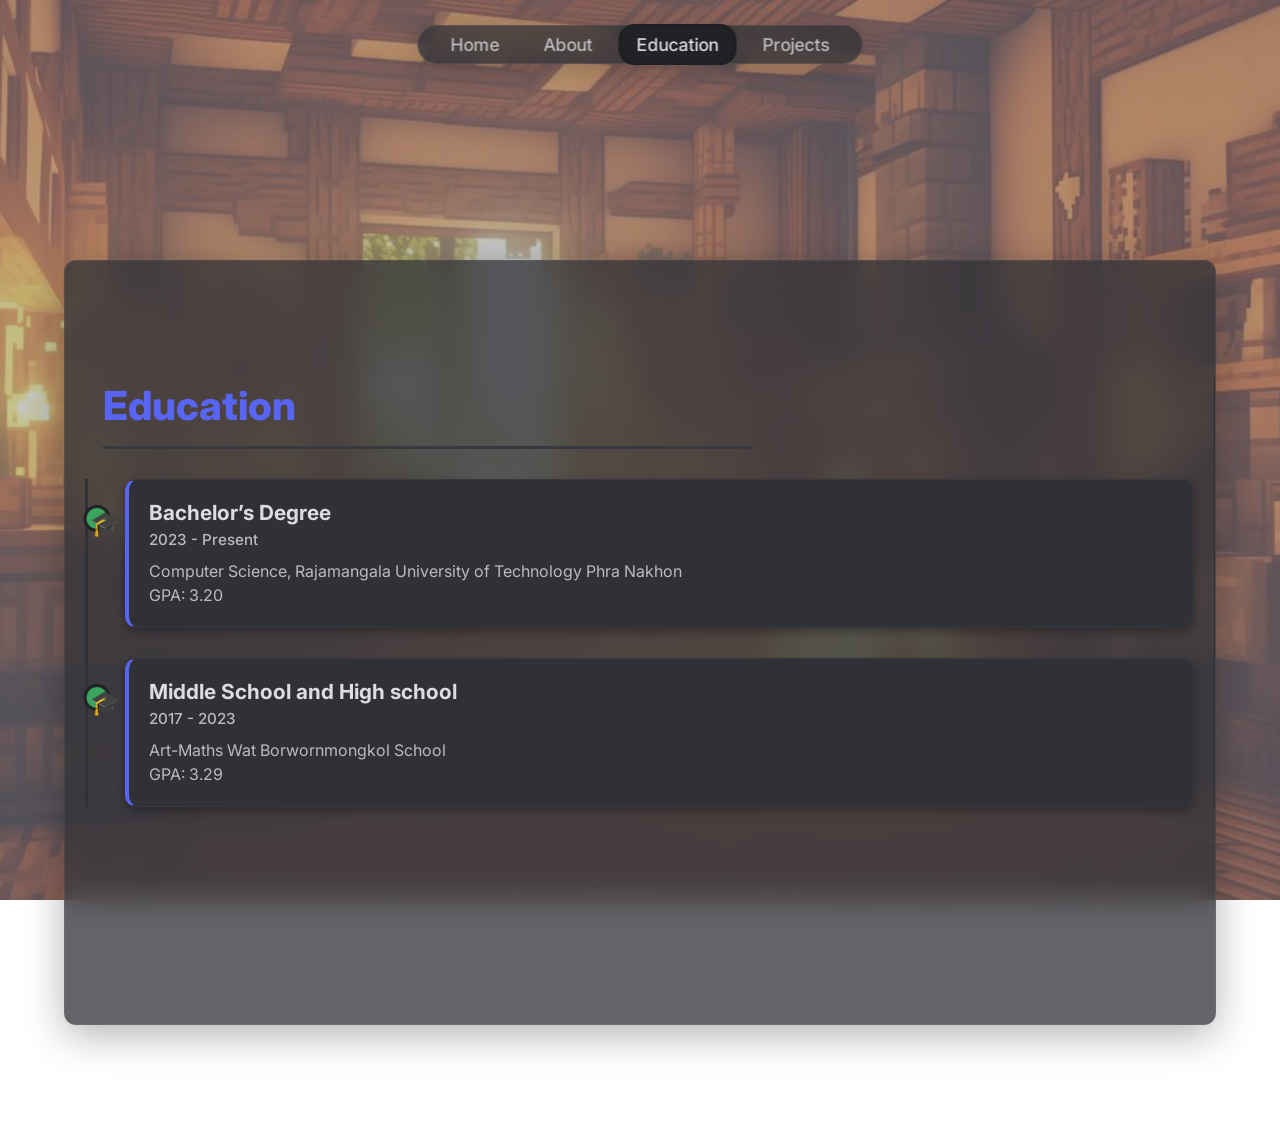
<file: education.html>
<!DOCTYPE html>
<html lang="th">

<head>
    <meta charset="UTF-8">
    <meta name="viewport" content="width=device-width, initial-scale=1.0">
    <title>Experience - My Portfolio</title>
    <link rel="stylesheet" href="styles.css"> 
    <link href="https://fonts.googleapis.com/css2?family=Inter:wght@100..900&display=swap" rel="stylesheet">
    <link rel="stylesheet" href="https://cdnjs.cloudflare.com/ajax/libs/font-awesome/6.5.1/css/all.min.css">

    <style>
        /* ==================================================== */
        /* 0. DISCORD COLOR PALETTE & GLOBAL VARS */
        /* ==================================================== */
        :root {
            --discord-bg-primary: #36393f; 
            --discord-bg-secondary: #2f3136; 
            --discord-bg-tertiary: #202225; 
            --discord-blur-bg: rgba(47, 49, 54, 0.75);
            --discord-text-normal: #dcddde;
            --discord-text-muted: #b9bbbe; 
            --brand-color-blurple: #5865f2; 
            --brand-color-green: #3ba55d; 
        }

        /* ---------------------------------------------------- */
        /* 1. Global Setup & Background */
        /* ---------------------------------------------------- */
        * {
            box-sizing: border-box;
            margin: 0;
            padding: 0;
            transition: background-color 0.2s, color 0.2s;
        }
        
        /* ⭐ เพิ่ม: สไตล์พื้นฐานของ body/html และพื้นหลัง ⭐ */
        body, html {
            min-height: 100vh;
            font-family: 'Inter', 'Noto Sans Thai', sans-serif;
            color: var(--discord-text-normal);
           
            overflow-x: hidden;
        }

        .background-image {
            position: fixed;
            top: 0;
            left: 0;
            width: 100%;
            height: 100%;
            object-fit: cover;
            z-index: -2;
            opacity: 0.75; 
            filter: brightness(0.7);
        }
        .container {
            width: 100%;
            max-width: 1100px;
            margin: 0 auto;
            padding: 0 20px;
        }

      
        .discord-navbar {
            /* 🌟 FIXED POSITION ที่ถูกต้อง 🌟 */
            position: fixed;
            top: 25px;
            left: 50%;
            transform: translateX(-50%);
            width: auto;
            display: flex;
            justify-content: center;
            padding: 8px 12px;
            border-radius: 20px;
            
            /* Mica/Blur Effect */
            background-color: var(--discord-blur-bg);
            backdrop-filter: blur(12px);
            -webkit-backdrop-filter: blur(12px);
            
            border: 1px solid rgba(255, 255, 255, 0.08);
            box-shadow: 0 4px 30px rgba(0, 0, 0, 0.2);
            z-index: 100;
            
            /* Animation */
            opacity: 0; 
            animation: fadeInSlideDown 0.6s cubic-bezier(0.25, 0.46, 0.45, 0.94) 0.1s forwards;
        }

        .nav-item {
            color: var(--discord-text-muted);
            font-weight: 500;
            padding: 10px 18px;
            font-size: 1.1rem;
            margin: 0 2px;
            border-radius: 16px;
            text-decoration: none;
            transition: background-color 0.2s, color 0.2s;
        }
        
        .nav-item:hover {
            background-color: var(--discord-bg-secondary);
            color: var(--discord-text-normal);
        }
        
        .nav-item.active {
            background-color: var(--discord-bg-tertiary);
            color: var(--discord-text-normal);
            box-shadow: inset 0 0 5px rgba(0, 0, 0, 0.2);
        }

        /* ---------------------------------------------------- */
        /* 3. EXPERIENCE & EDUCATION STYLES (เพิ่มสไตล์ Timeline) */
        /* ---------------------------------------------------- */

        #experience-education {
            padding: 20px 0 100px;
        }

        .exp-edu-grid {
            display: grid;
            grid-template-columns: 1fr 1fr; /* 2 คอลัมน์ */
            gap: 40px;
        }

        .exp-edu-column h2 {
            font-size: 2.5rem;
            color: var(--brand-color-blurple);
            margin-bottom: 30px;
            border-bottom: 3px solid var(--discord-bg-primary);
            padding-bottom: 10px;
            margin-left: 38px
        }

        /* Timeline Styles */
        .timeline {
            position: relative;
            margin-left: 20px;
        }

        .timeline::before {
            content: '';
            position: absolute;
            top: 0;
            left: 0;
            width: 3px;
            height: 100%;
            background-color: var(--discord-bg-secondary);
        }

        .timeline-item {
            background-color: var(--discord-bg-secondary);
            padding: 20px;
            border-radius: 12px;
            margin-bottom: 30px;
            position: relative;
            box-shadow: 0 4px 10px rgba(0, 0, 0, 0.3);
            border: 1px solid var(--discord-bg-primary);
        }

        .timeline-item::before {
            content: '';
            position: absolute;
            left: -32px; 
            top: 25px;
            width: 15px;
            height: 15px;
            border-radius: 50%;
            background-color: var(--brand-color-blurple);
            border: 3px solid var(--discord-bg-tertiary);
        }
        
        .education-timeline .timeline-item::before {
             background-color: var(--brand-color-green); 
        }

        .timeline-item h3 {
            color: var(--discord-text-normal);
            margin-bottom: 5px;
            font-size: 1.3rem;
        }

        .timeline-item .date {
            color: var(--discord-text-muted);
            font-size: 0.95rem;
            font-weight: 500;
            margin-bottom: 10px;
        }

        .timeline-item p {
            color: var(--discord-text-muted);
            font-size: 1rem;
            line-height: 1.5;
        }
 
        /* ---------------------------------------------------- */
        /* 4. Responsive Design */
        /* ---------------------------------------------------- */
        @media (max-width: 768px) {
            .window-wrapper {
                 padding-top: 100px;
            }
            .exp-edu-grid {
                grid-template-columns: 1fr; 
                gap: 20px;
            }
            .exp-edu-column h2 {
                 text-align: center;
            }
            .timeline {
                 margin-left: 0;
                 padding-left: 20px;
            }
            .timeline-item::before {
                left: 8px;
            }
        }
    </style>
</head>

<body>
    <img id="video-background" class="background-image" src="pic/background.jpg" alt="Background Image">
    
    <div class="window-wrapper">

        <nav class="discord-navbar">
            <div class="nav-left-items">
                <a href="index.html" class="nav-item">Home</a> 
                <a href="aboutme.html" class="nav-item ">About</a> 
                <a href="education.html" class="nav-item active">Education</a>
                <a href="project.html" class="nav-item">Projects</a>
            </div>
        </nav>
        
        <section id="experience-education">
            <div class="container">
                <div class="exp-edu-grid">
                    
                    <div class="exp-edu-column">
                        <div class="experience-content">
                           
                                    </p>
                                </div>
                            </div>
                        </div>
                    </div>

                    <div class="exp-edu-column">
                        <div class="experience-content education-content">
                            <h2>Education</h2>
                            <div class="timeline education-timeline">
                                <div class="timeline-item">
                                    <h3>Bachelor’s Degree</h3>
                                    <div class="date">2023 - Present</div>
                                    <p>
                                        Computer Science, Rajamangala University of Technology Phra Nakhon<br>
                                        GPA: 3.20
                                    </p>
                               
                                </div>
                                <div class="timeline-item">
                                    <h3>Middle School and High school</h3>
                                    <div class="date">2017 - 2023 </div>
                                    <p>
                                        Art-Maths  Wat Borwornmongkol School<br>
                                        GPA: 3.29
                                    </p>
                                </div>
                                
                            </div>
                        </div>
                    </div>
                </div>
            </div>
        </section>

    </div> </body>


</html>
</file>
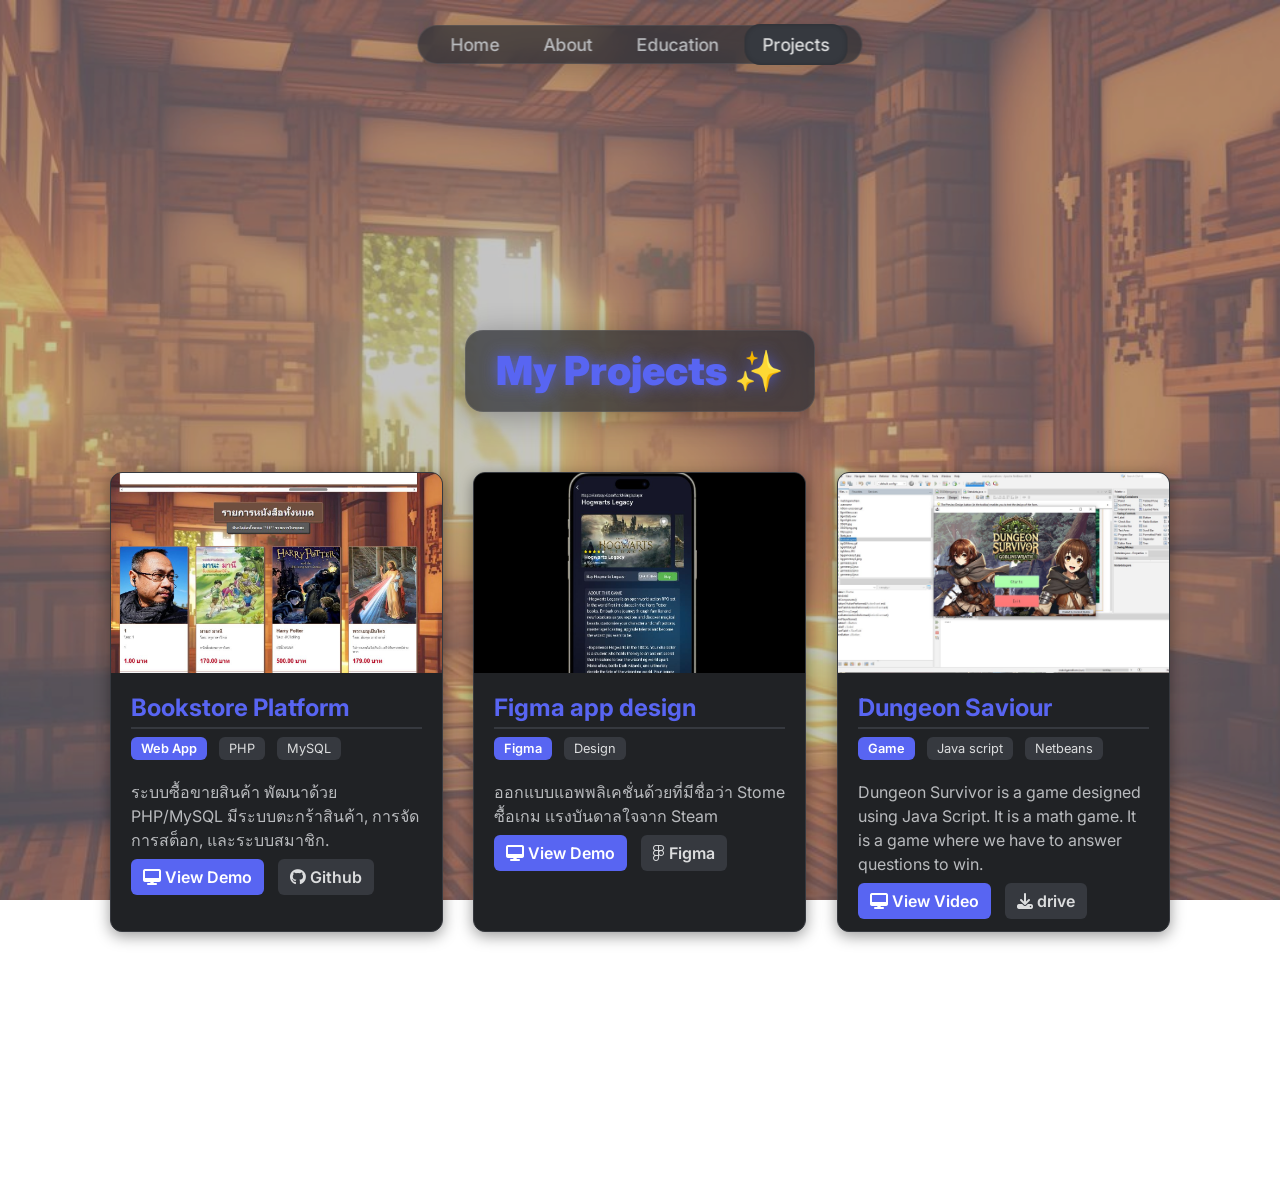
<file: project.html>
<!DOCTYPE html>
<html lang="th">

<head>
    <meta charset="UTF-8">
    <meta name="viewport" content="width=device-width, initial-scale=1.0">
    <title>Projects - My Portfolio</title>
    <link rel="stylesheet" href="styles.css"> 
    <link href="https://fonts.googleapis.com/css2?family=Inter:wght@100..900&display=swap" rel="stylesheet">
    <link rel="stylesheet" href="https://cdnjs.cloudflare.com/ajax/libs/font-awesome/6.5.1/css/all.min.css">

    <style>
        /* ==================================================== */
        /* 0. DISCORD COLOR PALETTE & GLOBAL VARS */
        /* ==================================================== */
        :root {
            --discord-bg-primary: #36393f; 
            --discord-bg-secondary: #2f3136; 
            --discord-bg-tertiary: #202225; 
            --discord-blur-bg: rgba(47, 49, 54, 0.75);
            --discord-text-normal: #dcddde;
            --discord-text-muted: #b9bbbe; 
            --brand-color-blurple: #5865f2; 
            --brand-color-green: #3ba55d; 
            --brand-color-red: #f04747;
        }

        /* ---------------------------------------------------- */
        /* 0. ANIMATIONS KEYFRAMES ⭐ เพิ่มส่วนนี้ ⭐ */
        /* ---------------------------------------------------- */
        @keyframes fadeInSlideDown {
            from {
                opacity: 0;
                transform: translate(-50%, -20px);
            }
            to {
                opacity: 1;
                transform: translate(-50%, 0);
            }
        }

        @keyframes fadeInPopUp {
            from {
                opacity: 0;
                transform: translateY(20px) scale(0.95);
            }
            to {
                opacity: 1;
                transform: translateY(0) scale(1);
            }
        }

        /* ---------------------------------------------------- */
        /* 1. Global Setup & Background (แก้ไข Padding) */
        /* ---------------------------------------------------- */
        * {
            box-sizing: border-box;
            margin: 0;
            padding: 0; 
            transition: color 0.2s ease, background-color 0.2s ease, transform 0.1s ease, box-shadow 0.3s ease; 
        }
        body, html {
            min-height: 100vh;
            font-family: 'Inter', 'Noto Sans Thai', sans-serif;
            color: var(--discord-text-normal);
            overflow-x: hidden;
        }
        .background-image {
            position: fixed;
            top: 0;
            left: 0;
            width: 100%;
            height: 100%;
            object-fit: cover;
            z-index: -2;
            opacity: 0.75; 
            filter: brightness(0.7); 
        }
        
        /* เพิ่ม Wrapper เพื่อให้เนื้อหาหลักไม่ทับ Navbar */
        .window-wrapper {
            min-height: 100vh;
            padding-top: 120px; /* ปรับให้มีพื้นที่ด้านบนมากขึ้นเพื่อให้เห็น Navbar ชัดเจน */
        }
        
        .container {
            width: 100%;
            max-width: 1100px;
            margin: 0 auto;
            padding: 0 20px;
        }

        /* ---------------------------------------------------- */
        /* 2. Navigation Bar (discord-navbar) (เพิ่ม Active State) */
        /* ---------------------------------------------------- */
        .discord-navbar {
            position: fixed;
            top: 25px;
            left: 50%;
            transform: translateX(-50%);
            width: auto;
            display: flex;
            justify-content: center;
            padding: 8px 12px;
            border-radius: 20px;
            background-color: var(--discord-blur-bg);
            backdrop-filter: blur(12px);
            -webkit-backdrop-filter: blur(12px);
            border: 1px solid rgba(255, 255, 255, 0.08);
            box-shadow: 0 4px 30px rgba(0, 0, 0, 0.2);
            z-index: 100;
            
            /* ⭐ ใช้ Animation สำหรับ Navbar ⭐ */
            opacity: 0; 
            animation: fadeInSlideDown 0.6s cubic-bezier(0.25, 0.46, 0.45, 0.94) 0.1s forwards;
        }

        .nav-item {
            color: var(--discord-text-muted);
            font-weight: 500;
            padding: 10px 18px;
            font-size: 1.1rem;
            margin: 0 2px;
            border-radius: 16px;
            text-decoration: none;
            transition: background-color 0.2s, color 0.2s;
        }
        
        .nav-item:hover {
            background-color: var(--discord-bg-secondary);
            color: var(--discord-text-normal);
        }

        .nav-item.active { 
            background-color: var(--discord-bg-primary); 
            color: var(--discord-text-normal);
            box-shadow: inset 0 0 5px rgba(0, 0, 0, 0.2);
        }

        /* ==================================================== */
        /* 3. PROJECTS SECTION STYLES (ปรับปรุงเพื่อรองรับ Block) */
        /* ==================================================== */

        #projects {
            padding: 50px 0 100px; /* ปรับลด padding ด้านบนเนื่องจากมี window-wrapper แล้ว */
            min-height: 100vh;
        }

        .section-header {
            text-align: center;
            margin-bottom: 40px; 
        }

        .section-header h2 {
            font-size: 2.5rem;
            font-weight: 900;
            display: inline-block; 
            margin: 0;
            padding: 0;
            color: var(--brand-color-blurple); 
        }
        
        .section-header-block {
            display: inline-block; 
            padding: 10px 30px; 
            border-radius: 18px; 
            
            /* Mica/Blur Effect */
            background-color: var(--discord-blur-bg); 
            backdrop-filter: blur(15px);
            -webkit-backdrop-filter: blur(15px);
            
            border: 1px solid rgba(255, 255, 255, 0.08);
            box-shadow: 0 4px 30px rgba(0, 0, 0, 0.3);
        }

        .section-header-block h2 {
            color: var(--brand-color-blurple); 
            text-shadow: 0 0 15px rgba(88, 101, 242, 0.7); 
        }


        .projects-grid {
            display: grid;
            grid-template-columns: repeat(auto-fit, minmax(300px, 1fr)); 
            gap: 30px; 
            padding: 20px 0;
        }

        .project-card {
            background-color: var(--discord-bg-tertiary); 
            border-radius: 12px;
            overflow: hidden;
            transition: transform 0.3s ease-in-out, box-shadow 0.3s ease-in-out;
            box-shadow: 0 4px 15px rgba(0, 0, 0, 0.4);
            border: 1px solid var(--discord-bg-primary);
            
            /* ⭐ ใช้ Animation สำหรับ Project Card ⭐ */
            opacity: 0;
            animation: fadeInPopUp 0.6s ease-out forwards;
        }

        /* ⭐ กำหนดหน่วงเวลา (Delay) ให้แต่ละ Card ปรากฏตามลำดับ ⭐ */
        .projects-grid .project-card:nth-child(1) { animation-delay: 0.4s; }
        .projects-grid .project-card:nth-child(2) { animation-delay: 0.5s; }
        .projects-grid .project-card:nth-child(3) { animation-delay: 0.6s; }


        .project-card:hover {
            transform: translateY(-5px); 
            box-shadow: 0 8px 25px rgba(0, 0, 0, 0.6), 0 0 20px rgba(88, 101, 242, 0.3);
        }

        .project-image-container { width: 100%; height: 200px; overflow: hidden; background-color: var(--discord-bg-primary); display: flex; align-items: center; justify-content: center; }
        .project-image-container img { width: 100%; height: 100%; object-fit: cover; transition: transform 0.5s; }
        .project-card:hover .project-image-container img { transform: scale(1.05); }
        .project-content { padding: 20px; }
        .project-content h3 { font-size: 1.5rem; color: var(--brand-color-blurple); margin-bottom: 8px; border-bottom: 2px solid var(--discord-bg-primary); padding-bottom: 5px; }
        .project-content p { color: var(--discord-text-muted); margin-bottom: 15px; line-height: 1.5; }
        .project-tags { margin-bottom: 15px; }
        .tag { display: inline-block; background-color: var(--discord-bg-primary); color: var(--discord-text-normal); font-size: 0.8rem; padding: 4px 10px; border-radius: 6px; margin-right: 8px; margin-bottom: 5px; }
        .tag.main { background-color: var(--brand-color-blurple); color: #ffffff; font-weight: 600; }
        .project-links a { color: var(--discord-text-normal); text-decoration: none; font-weight: 600; padding: 8px 12px; border-radius: 6px; margin-right: 10px; transition: background-color 0.2s, color 0.2s; }
        .project-links .link-button { background-color: var(--brand-color-blurple); color: #ffffff; }
        .project-links .link-button:hover { background-color: #6d78ef; }
        .project-links .link-github { background-color: var(--discord-bg-primary); color: var(--discord-text-normal); }
        .project-links .link-github:hover { background-color: #55585d; }


        /* ---------------------------------------------------- */
        /* 4. Responsive Design */
        /* ---------------------------------------------------- */
        @media (max-width: 768px) {
            .projects-grid {
                grid-template-columns: 1fr; 
            }
            .section-header-block h2 {
                font-size: 2rem;
            }
            .section-header-block {
                 padding: 8px 20px;
            }
        }
    </style>
</head>

<body>
    <img id="video-background" class="background-image" src="pic/background.jpg" alt="Background Image">
    
    <div class="window-wrapper">

        <nav class="discord-navbar">
            <div class="nav-left-items">
                <a href="index.html" class="nav-item">Home</a>
                <a href="aboutme.html" class="nav-item">About</a>
                <a href="education.html" class="nav-item">Education</a>
                <a href="project.html" class="nav-item active">Projects</a>
            </div>
        </nav>
        
        <section id="projects">
            <div class="container">
                <div class="section-header">
                    
                    <div class="section-header-block">
                        <h2>My Projects ✨</h2>
                    </div>
                    
                </div>

                <div class="projects-grid">
                    
                    <div class="project-card">
                        <div class="project-image-container">
                            <img src="pic/book.JPG" alt="E-commerce Website">
                        </div>
                        <div class="project-content">
                            <h3>Bookstore Platform</h3>
                            <div class="project-tags">
                                <span class="tag main">Web App</span>
                                <span class="tag">PHP</span>
                                <span class="tag">MySQL</span>
                            </div>
                            <p>
                                ระบบซื้อขายสินค้า พัฒนาด้วย PHP/MySQL มีระบบตะกร้าสินค้า, การจัดการสต็อก, และระบบสมาชิก.
                            </p>
                            <div class="project-links">
                                <a href="https://comsci-rmutp.com/2568gp22/craftebook/login.php" class="link-button" target="_blank"><i class="fas fa-desktop"></i> View Demo</a>
    
                             <a href="https://github.com/024342730zass/bookstore" class="link-github" target="_blank"><i class="fab fa-github"></i> Github</a>
                            </div>
                        </div>
                    </div>

                    <div class="project-card">
                        <div class="project-image-container">
                               <img src="pic/figma.JPG" alt="Data Dashboard">
                        </div>
                        <div class="project-content">
                            <h3>Figma app design</h3>
                            <div class="project-tags">
                                <span class="tag main">Figma</span>
                                <span class="tag">Design</span>
                                
                            </div>
                            <p>
                                ออกแบบแอพพลิเคชั่นด้วยที่มีชื่อว่า Stome ซื้อเกม เเรงบันดาลใจจาก Steam
                            </p>
                            <div class="project-links">
                                <a href="https://www.figma.com/proto/2hP46HLYLaamcWed2uWsfV/%E0%B9%80%E0%B8%82%E0%B8%B5%E0%B8%A2%E0%B8%A7-%E0%B8%95%E0%B9%89%E0%B8%99%E0%B8%89%E0%B8%9A%E0%B8%B1%E0%B8%9A?node-id=2-6&p=f&t=0wnGhPuN5B12zyJg-0&scaling=scale-down&content-scaling=fixed&page-id=0%3A1&starting-point-node-id=2%3A6
                                " class="link-button" target="_blank"><i class="fas fa-desktop"></i> View Demo</a>

                                <a href="https://www.figma.com/design/2hP46HLYLaamcWed2uWsfV/%E0%B9%80%E0%B8%82%E0%B8%B5%E0%B8%A2%E0%B8%A7-%E0%B8%95%E0%B9%89%E0%B8%99%E0%B8%89%E0%B8%9A%E0%B8%B1%E0%B8%9A?node-id=0-1&t=0wnGhPuN5B12zyJg-1
                                " class="link-github" target="_blank"><i class="fab fa-figma"></i> Figma</a>
                            </div>
                        </div>
                    </div>

                    <div class="project-card">
                        <div class="project-image-container">
                               <img src="pic/game1.JPG" alt="Mobile App">
                        </div>
                        <div class="project-content">
                            <h3>
Dungeon Saviour</h3>
                            <div class="project-tags">
                                <span class="tag main">Game</span>
                                <span class="tag">Java script</script></span>
                                <span class="tag">Netbeans</span>
                              
                            </div>
                            <p>
                               Dungeon Survivor is a game designed using Java Script. It is a math game.
                               It is a game where we have to answer questions to win.
                            </p>
                            <div class="project-links">
                                <a href="https://youtu.be/-AS_ctTVqHs" class="link-button" target="_blank"><i class="fas fa-desktop"></i> View Video</a>
                                <a href="https://drive.google.com/file/d/1f5Q3j-y4chX4n-i4-GcYTrjGTkrsewdA/view?usp=sharing" class="link-github" target="_blank"><i class="fas fa-download"></i> drive</a>
                            </div>
                        </div>
                    </div>
                    
                </div>
                
            </div>
        </section>
    </div>
</body>

</html>
</file>
<file: styles.css>
/* ==================================================== */
/* 0. DISCORD COLOR PALETTE & GLOBAL VARS */
/* ==================================================== */
:root {
    /* Discord Color Palette */
    --discord-bg-primary: #36393f; /* พื้นหลังหลัก */
    --discord-bg-secondary: #2f3136; /* พื้นหลังรอง/โฮเวอร์ */
    --discord-bg-tertiary: #202225; /* พื้นหลังเข้ม/แชนเนลลิสต์ */
    --discord-blur-bg: rgba(47, 49, 54, 0.7); /* พื้นหลังโปร่งแสง (Mica) */
    --text-color: #dcddde; /* ข้อความหลัก */
    --discord-text-normal: #dcddde;
    --discord-text-muted: #b9bbbe; /* ข้อความรอง */
    --brand-color-blurple: #5865f2; /* สีม่วง Discord */
    --brand-color-green: #3ba55d; /* สีเขียว (ใช้สำหรับวันที่/Active) */
    --timeline-line-color: #4f545c; /* สีเส้นไทม์ไลน์ */
}

/* ==================================================== */
/* 🌟 GLOBAL KEYFRAME ANIMATIONS 🌟 */
/* ==================================================== */

/* Animation 1: Fade In & Scale Up (สำหรับ Card/Grid หลัก) */
@keyframes fadeInScaleUp {
    0% {
        opacity: 0;
        transform: scale(0.98) translateY(10px);
    }
    100% {
        opacity: 1;
        transform: scale(1) translateY(0);
    }
}

/* Animation 2: Fade In & Slide Down (สำหรับ Navbar) */
@keyframes fadeInSlideDown {
    0% {
        opacity: 0;
        transform: translate(-50%, -20px);
    }
    100% {
        opacity: 1;
        transform: translate(-50%, 0);
    }
}

/* Animation 3: Dot Pulse (สำหรับสถานะ Active) */
@keyframes dot-pulse {
    0%, 100% {
        transform: scale(0.8);
        opacity: 0.5;
        box-shadow: 0 0 4px var(--brand-color-green);
    }
    50% {
        transform: scale(1.2);
        opacity: 1;
        box-shadow: 0 0 8px var(--brand-color-green), 0 0 15px rgba(59, 165, 93, 0.5); 
    }
}

/* Animation 4: Slide In From Left (สำหรับ Timeline Items) */
@keyframes slideInFromLeft {
    0% {
        opacity: 0;
        transform: translateX(-20px);
    }
    100% {
        opacity: 1;
        transform: translateX(0);
    }
}

/* ==================================================== */
/* 1. Global & Background Setup (รวมและปรับปรุง) */
/* ==================================================== */
* {
    box-sizing: border-box;
    margin: 0;
    padding: 0;
    /* เพิ่ม Global Transition เพื่อความสมูท */
    transition: color 0.2s ease, background-color 0.2s ease, border-color 0.2s ease, box-shadow 0.2s ease, transform 0.2s ease;
}

body, html {
    min-height: 100vh;
    font-family: 'Inter', 'Noto Sans Thai', sans-serif;
    color: var(--text-color);
    background-color: transparent; 
    overflow-x: hidden; 
    
    /* ลบการจัดกึ่งกลางออกจาก body เพื่อให้หน้ารองรับ Scroll */
    padding-top: 80px; /* เพิ่มช่องว่างด้านบนเผื่อ Navbar */
}

a {
    text-decoration: none;
    color: var(--discord-text-normal);
}

/* Global Container (ใช้สำหรับ About, Experience/Education) */
.container {
    width: 100%;
    max-width: 1100px;
    margin: 0 auto;
    padding: 0 20px;
}

/* Wrapper สำหรับจัดกึ่งกลางเฉพาะหน้า Home (ต้องใช้ใน HTML) */
.home-page-wrapper {
    height: calc(100vh - 80px); 
    display: flex;
    justify-content: center;
    align-items: center;
    margin-top: -80px; /* ชดเชย padding-top ของ body เพื่อจัดกึ่งกลางเต็มจอ */
}

/* ภาพ/วิดีโอพื้นหลัง */
.background-image {
    position: fixed;
    top: 0;
    left: 10;
    width: 100%;
    height: 100%;
    object-fit: cover;
    z-index: -2;
    opacity: 0.75; 
    filter: brightness(0.7);
}

/* ---------------------------------------------------- */
/* 2. Scroll Indicator */
/* ---------------------------------------------------- */
.scroll-indicator {
    position: fixed;
    top: 0;
    left: 0;
    width: 100%;
    height: 4px;
    background-color: var(--discord-bg-tertiary);
    z-index: 1000;
}

.scroll-progress {
    height: 100%;
    width: 0%;
    background-color: var(--brand-color-blurple);
    transition: width 0.1s;
}

/* ---------------------------------------------------- */
/* 3. Navigation Bar (Dynamic Island Navbar) */
/* ---------------------------------------------------- */
/* รวม .navbar และ .discord-navbar */
/* ---------------------------------------------------- */
        /* 2. Navigation Bar (discord-navbar) */
        /* ---------------------------------------------------- */
        .discord-navbar {
            position: fixed; 
            top: 25px; 
            left: 50%;
            transform: translateX(-50%);
            width: auto; 
            display: flex;
            justify-content: center;
            padding: 8px 12px;
            border-radius: 20px;
            background-color: var(--discord-blur-bg); 
            backdrop-filter: blur(12px); 
            -webkit-backdrop-filter: blur(12px);
            border: 1px solid rgba(255, 255, 255, 0.08);
            box-shadow: 0 4px 30px rgba(0, 0, 0, 0.2);
            z-index: 100;
 opacity: 0;
    animation: fadeInSlideDown 0.6s cubic-bezier(0.25, 0.46, 0.45, 0.94) 0.1s forwards;
        }

        .nav-item {
            color: var(--discord-text-muted);
            font-weight: 500;
            padding: 10px 18px; 
            font-size: 1.1rem; 
            margin: 0 2px;
            border-radius: 16px;
            text-decoration: none;
            transition: background-color 0.2s, color 0.2s;
        }
.nav-item.active { /* สไตล์สำหรับ Nav Item ที่กำลัง Active */
            background-color: var(--discord-bg-primary); 
            color: var(--discord-text-normal);
            box-shadow: inset 0 0 5px rgba(0, 0, 0, 0.2);
        }
/* ---------------------------------------------------- */
/* 4. Window Controls (ย่อ/ขยาย/ปิด) */
/* ---------------------------------------------------- */
.window-controls {
    position: absolute;
    top: 20px;
    right: 20px;
    display: flex;
    gap: 10px;
}
.control-button {
    width: 18px; 
    height: 18px;
    border-radius: 50%;
    display: flex;
    justify-content: center;
    align-items: center;
    cursor: pointer;
    opacity: 0.7;
    transition: opacity 0.2s, background-color 0.2s;
}

.control-button:hover {
    opacity: 1;
}

.control-button svg {
    display: block;
    width: 12px; 
    height: 12px;
    fill: var(--text-color);
    opacity: 0;
    transition: opacity 0.2s;
}

.window-controls:hover .control-button svg {
    opacity: 1;
}

.minimize { background-color: #faa81a; } 
.maximize { background-color: #43b581; } 
.close { background-color: #f04747; } 
.close:hover { background-color: #d13d3d; } 


/* ---------------------------------------------------- */
/* 5. Profile Card (Window) - Home Page */
/* ---------------------------------------------------- */
.profile-card {
    width: 90%;
    max-width: 800px; 
    padding: 40px 60px 60px; 
    border-radius: 12px;
    
    /* Fluent/Mica Effect */
    background-color: var(--discord-blur-bg); 
    backdrop-filter: blur(15px);
    -webkit-backdrop-filter: blur(15px);
    
    /* Border & Shadow */
    border: 1px solid rgba(255, 255, 255, 0.05);
    box-shadow: 0 10px 40px rgba(0, 0, 0, 0.3);
    
    text-align: center;
    position: relative;
    
    /* ⭐ ANIMATION: เข้ามาพร้อมขยายขนาด ⭐ */
    opacity: 0; 
    animation: fadeInScaleUp 0.8s ease-out 0.2s forwards; 
    margin: auto; 
}

.avatar-area-with-icons {
    margin: 50px auto; 
    display: flex;
    justify-content: center; 
    align-items: center;
    gap: 20px; 
}

/* 🌟 จุดสามจุดคั่น 🌟 */
.separator-dots-in-card {
    display: flex;
    align-items: center;
    gap: 4px; 
}

.separator-dots-in-card .dot {
    display: block;
    width: 8px; 
    height: 8px;
    border-radius: 50%;
}
/* 🌟 ไอคอน/รูปภาพส่วนตัว (Placeholder - สีม่วงกลม) 🌟 */
.nav-icon-item.custom-image-placeholder {
    background-color: var(--brand-color-blurple); 
    width: 100px; 
    height: 100px;
    border-radius: 50%;
}
/* 🌟 แอนิเมชันไฟสีเขียวขยับทีละจุด 🌟 */
.separator-dots-in-card .pulse-animation {
    background-color: var(--brand-color-green) !important; 
    box-shadow: 0 0 4px var(--brand-color-green);
    animation: dot-pulse 1.2s infinite ease-in-out; 
}
.separator-dots-in-card .dot:nth-child(2).pulse-animation {
    animation-delay: 0.2s; 
}
.separator-dots-in-card .dot:nth-child(3).pulse-animation {
    animation-delay: 0.4s;
}

/* 🌟 Avatar หลัก (ขนาดใหญ่) 🌟 */
.nav-icon-item.profile-placeholder-main {
    width: 140px; 
    height: 140px;
    border-radius: 50%;
    background-color: var(--discord-bg-tertiary);
}

.nav-icon-item.profile-placeholder-main .avatar-img {
    width: 100%;
    height: 100%;
    object-fit: cover;
    border-radius: 50%;
    border: 6px solid #5865f2;

    box-shadow: 0 0 0 5px var(--brand-color-blurple); 
    transition: transform 0.3s ease-out;
}

.nav-icon-item.profile-placeholder-main .avatar-img:hover {
    transform: scale(1.05);
}

/* ---------------------------------------------------- */
/* 🌟 ปุ่ม "Go" (Action Button) 🌟 */
/* ---------------------------------------------------- */
.action-button {
    background-color: var(--brand-color-blurple); 
    color: var(--discord-text-normal);
    
    font-size: 1.3rem; 
    font-weight: 700;
    padding: 10px 55px; 
    border: none;
    border-radius: 8px;
    cursor: pointer;
    
    margin-top: 35px; 
    margin-bottom: 25px; 
    
    box-shadow: 0 4px 15px rgba(88, 101, 242, 0.4); 
    transition: background-color 0.2s, transform 0.1s, box-shadow 0.2s;
}

.action-button:hover {
    background-color: #4f5bcf; 
    box-shadow: 0 6px 20px rgba(88, 101, 242, 0.6); 
}

.action-button:active {
    transform: scale(0.98);
}


/* ---------------------------------------------------- */
/* 6. Content (ชื่อและคำอธิบาย) */
/* ---------------------------------------------------- */
.username {
    font-size: 2.5rem; 
    font-weight: 800;
    margin-top: 20px; 
    margin-bottom: 10px;
    color: var(--discord-text-normal);
}

h2 {
    font-size: 1.1rem; 
    font-weight: 400;
    color: var(--discord-text-muted);
    line-height: 1.5;
    max-width: 650px;
    margin: 15px auto 30px; 
}

/* ---------------------------------------------------- */
/* 7. Social Links (Icons ล่างสุด) */
/* ---------------------------------------------------- */
.social-links {
    display: flex;
    justify-content: center;
    gap: 25px; 
    margin-top: 40px
}

.social-icon {
    display: inline-flex;
    justify-content: center;
    align-items: center;
    width: 50px; 
    height: 50px;
    border-radius: 50%;
    background-color: var(--discord-bg-tertiary);
    color: var(--discord-text-muted);
    font-size: 1.5rem; 
    text-decoration: none;
    position: relative;
    transition: background-color 0.2s, color 0.2s, transform 0.3s;
}

.social-icon:hover {
    background-color: var(--brand-color-blurple);
    color: var(--discord-text-normal);
    transform: scale(1.1);
}

.social-icon img {
    width: 28px !important; 
    height: 28px !important;
    border-radius: 50%;
}

/* 8. Tooltip สำหรับ Copy (Discord) */
.copy-tooltip {
    position: absolute;
    bottom: calc(100% + 10px);
    left: 50%;
    transform: translateX(-50%);
    
    background-color: var(--discord-bg-tertiary);
    color: var(--discord-text-normal);
    padding: 8px 12px;
    border-radius: 6px;
    font-size: 0.9rem; 
    white-space: nowrap;
    z-index: 20;
    opacity: 1;
    pointer-events: none;
    
    &::after {
        content: '';
        position: absolute;
        top: 100%;
        left: 50%;
        margin-left: -5px;
        border-width: 5px;
        border-style: solid;
        border-color: var(--discord-bg-tertiary) transparent transparent transparent;
    }
}

/* ---------------------------------------------------- */
/* 9. About Section Styles */
/* ---------------------------------------------------- */

#about {
    padding: 150px 0 100px; /* เพิ่ม padding บนเพื่อให้พ้น Navbar */
    min-height: calc(100vh - 250px); /* ให้มีขนาดอย่างน้อยเต็มจอ */

    /* ⭐ ANIMATION: เข้ามาพร้อมขยายขนาด ⭐ */
    opacity: 0; 
    animation: fadeInScaleUp 0.8s ease-out 0.2s forwards; 
}

.about-content {
    display: flex;
    flex-direction: row; 
    gap: 40px;
    align-items: flex-start; 
    
    /* สไตล์แบบ Discord/Mica */
    background-color: var(--discord-blur-bg);
    backdrop-filter: blur(12px);
    -webkit-backdrop-filter: blur(12px);
    border: 1px solid rgba(255, 255, 255, 0.08);

    padding: 40px;
    border-radius: 12px;
    box-shadow: 0 10px 40px rgba(0, 0, 0, 0.4);
}

.about-text {
    flex: 2; 
    text-align: left;
}

.about-text h2 {
    font-size: 2.2rem;
    font-weight: 800;
    color: var(--brand-color-blurple);
    margin-bottom: 25px;
    border-bottom: 2px solid var(--discord-bg-secondary);
    padding-bottom: 5px;
}

.about-text p {
    font-size: 1.05rem;
    line-height: 1.7;
    margin-bottom: 20px;
    color: var(--discord-text-muted);
}

/* 🌟 Skills Tag 🌟 */
.skills {
    margin-top: 40px; /* แก้ไขค่า margin-top ให้สมเหตุสมผล */
}

.skill-tag {
    display: inline-block;
    background-color: var(--discord-bg-tertiary);
    color: var(--brand-color-green); 
    padding: 6px 12px;
    margin: 5px 5px 5px 0;
    border-radius: 4px;
    font-weight: 500;
    font-size: 0.9rem;
    border: 1px solid var(--brand-color-green);
    transition: background-color 0.2s;
}

.skill-tag:hover {
    background-color: var(--brand-color-green);
    color: var(--discord-bg-primary);
}

/* 🌟 About Image 🌟 */
.about-image {
    flex: 1; 
    min-width: 250px;
    text-align: center;
    padding: 20px;
    background-color: var(--discord-bg-secondary);
    border-radius: 12px;
}

.about-image img {
    width: 100%;
    max-width: 250px; 
    height: auto;
    border-radius: 50%;
    border: 5px solid var(--brand-color-blurple);
    box-shadow: 0 0 15px rgba(0, 0, 0, 0.5);
    
    /* ปรับตำแหน่งอวาตาร์โดยใช้ Margin */
    margin-top: 2px; 
    margin-bottom: 40px;
    margin-left: 45px; 
    margin-right: auto; 
}


/* ---------------------------------------------------- */
/* 10. Footer Styles (เพื่อให้เข้ากับ Discord Theme) - (ยังไม่มีโค้ด) */
/* ---------------------------------------------------- */


/* ---------------------------------------------------- */
/* 11. Responsive Design */
/* ---------------------------------------------------- */
@media (max-width: 900px) {
    .about-content {
        flex-direction: column; 
        align-items: center;
    }
    
    .about-image {
        order: -1; 
        min-width: auto;
    }
    .exp-edu-grid {
        grid-template-columns: 1fr; /* เปลี่ยนเป็น 1 คอลัมน์ */
    }
    .exp-edu-column {
        border-right: none;
        padding-right: 0;
        padding-left: 0 !important;
    }
}


/* ==================================================== */
/* 12. EXPERIENCE & EDUCATION STYLES (Discord Channel Style) */
/* ==================================================== */

/* Container แบบ Window */
#experience-education {
    width: 90%;
    max-width: 1200px; 
    /* ลบ height: 85vh; ออกเพื่อให้เนื้อหาเกินได้และ Scroll ได้ (ถ้าใช้ในหน้าแยก) */
    min-height: 85vh; /* ตั้งค่าขั้นต่ำแทน */
    margin-top: 100px; 
    padding: 0; 
    
    border-radius: 12px;
    
    /* Mica Effect */
    background-color: var(--discord-blur-bg); 
    backdrop-filter: blur(15px);
    -webkit-backdrop-filter: blur(15px);
    
    border: 1px solid rgba(255, 255, 255, 0.05);
    box-shadow: 0 10px 40px rgba(0, 0, 0, 0.3);
    
    position: relative;
    /* ⭐ ANIMATION: เข้ามาพร้อมขยายขนาด ⭐ */
    opacity: 0; 
    animation: fadeInScaleUp 0.8s ease-out 0.2s forwards; 
    margin: 100px auto 100px; /* จัดให้อยู่ตรงกลางของพื้นที่ที่เหลือ */
}

.exp-edu-grid {
    display: grid;
    grid-template-columns: 1fr 1fr; 
    gap: 40px;
    
    /* กรอบหลัก Mica Effect คลุม 2 คอลัมน์ (ยกเลิกเพื่อใช้ #experience-education) */
    background-color: transparent; 
    backdrop-filter: none;
    -webkit-backdrop-filter: none;
    border: none;
    box-shadow: none;
    
    border-radius: 12px;
    padding: 40px;
}

.exp-edu-column {
    padding-right: 20px;
    border-right: 1px solid var(--discord-bg-secondary); 
}

/* ลบเส้นแบ่งออกจากคอลัมน์สุดท้าย */
.exp-edu-grid .exp-edu-column:last-child {
    border-right: none;
    padding-right: 0;
    padding-left: 20px;
}

.experience-content h2 {
    font-size: 2rem;
    font-weight: 800;
    color: var(--brand-color-blurple);
    margin-bottom: 20px;
    border-bottom: 2px solid var(--discord-bg-secondary);
    padding-bottom: 5px;
}

/* ---------------------------------------------------- */
/* 5. Timeline Styles (ในรูปแบบข้อความแชท) */
/* ---------------------------------------------------- */
.timeline {
    position: relative;
    padding-left: 40px; 
}

.timeline::before {
    content: '';
    position: absolute;
    top: 0;
    left: 0; 
    width: 2px;
    height: 100%;
    background-color: var(--timeline-line-color); 
}

.timeline-item {
    margin-bottom: 40px;
    position: relative;
    background-color: var(--discord-bg-primary); 
    padding: 15px;
    border-radius: 8px;
    border-left: 4px solid var(--brand-color-green); /* ใช้สีเขียวสำหรับ Experience */
    box-shadow: 0 2px 5px rgba(0, 0, 0, 0.2);

    /* ⭐ ANIMATION: Slide In จากด้านซ้าย ⭐ */
    opacity: 0; 
    animation: slideInFromLeft 0.5s cubic-bezier(0.165, 0.84, 0.44, 1) forwards;
}

/* 🌟 Animation Delay สำหรับ Timeline Items (ต้องใช้ nth-child ใน HTML) 🌟 */
/* โค้ดนี้จะใช้กับทุก .timeline-item ที่มีใน HTML ตามลำดับ */
.timeline-item:nth-child(1) { animation-delay: 0.5s; } 
.timeline-item:nth-child(2) { animation-delay: 0.7s; }
.timeline-item:nth-child(3) { animation-delay: 0.9s; }
.timeline-item:nth-child(4) { animation-delay: 1.1s; }
.timeline-item:nth-child(5) { animation-delay: 1.3s; }

.education-timeline .timeline-item {
    border-left: 4px solid var(--brand-color-blurple); /* ใช้สีม่วงสำหรับ Education */
}


/* 🌟 Icon/Avatar ข้างข้อความแชท (จุดบนเส้นเวลา) 🌟 */
.timeline-item::before {
    content: '💼'; /* Icon เริ่มต้นสำหรับ Experience */
    position: absolute;
    left: -40px; 
    top: 15px; 
    width: 25px;
    height: 25px;
    font-size: 1.5rem;
    text-align: center;
    line-height: 25px;
    background-color: var(--discord-blur-bg); 
    border-radius: 50%;
    padding: 3px;
    z-index: 10;
    transform: translateX(-50%);
    border: 3px solid var(--discord-bg-primary);
}

.education-timeline .timeline-item::before {
    content: '🎓'; /* Icon สำหรับ Education */
}

.timeline-item h3 {
    font-size: 1.3rem;
    color: var(--discord-text-normal); 
    margin-top: 0;
    margin-bottom: 5px;
}

.timeline-item .date {
    font-size: 0.9rem;
    color: var(--discord-text-muted); 
    margin-bottom: 10px;
    font-weight: 500;
}

.timeline-item p {
    font-size: 1rem;
    color: var(--discord-text-muted);
    line-height: 1.5;
}
</file>
